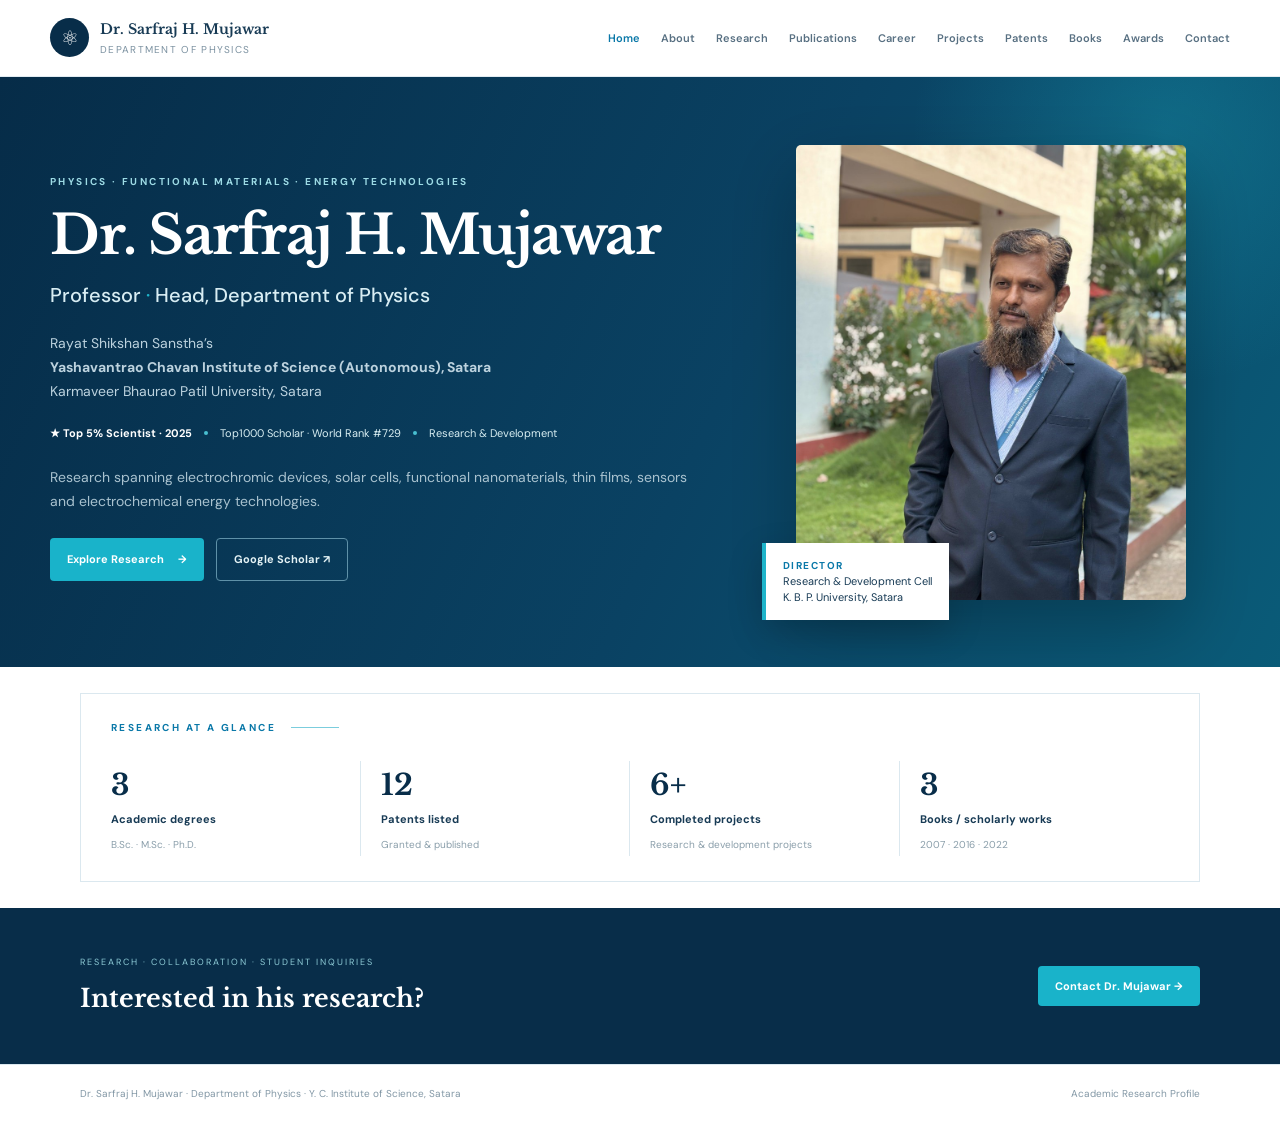
<file: index.html>
<!DOCTYPE html>
<html lang="en">
<head>
<meta charset="UTF-8"><meta name="viewport" content="width=device-width,initial-scale=1.0">
<meta name="description" content="Academic research profile of Dr. Sarfraj H. Mujawar, Professor and Head of Physics at Yashavantrao Chavan Institute of Science, Satara. Explore his publications, research projects, patents, books and work in functional materials and energy technologies.">
<meta name="robots" content="index, follow, max-image-preview:large">
<meta name="theme-color" content="#111b2e">
<meta property="og:type" content="profile">
<meta property="og:title" content="Dr. Sarfraj H. Mujawar | Physics & Materials Research">
<meta property="og:description" content="Academic research profile featuring publications, projects, patents, books and research in functional materials, thin films and energy technologies.">
<meta property="profile:first_name" content="Sarfraj">
<meta property="profile:last_name" content="Mujawar">
<meta name="twitter:card" content="summary">
<link rel="icon" type="image/svg+xml" href="assets/favicon.svg">
<title>Dr. Sarfraj H. Mujawar | Physics & Materials Research</title>
<link rel="preconnect" href="https://fonts.googleapis.com"><link rel="preconnect" href="https://fonts.gstatic.com" crossorigin>
<link href="https://fonts.googleapis.com/css2?family=DM+Sans:wght@400;500;600;700&family=Libre+Baskerville:wght@400;700&display=swap" rel="stylesheet">
<link rel="stylesheet" href="style.css">
<script type="application/ld+json">
{
  "@context": "https://schema.org",
  "@type": "Person",
  "name": "Dr. Sarfraj H. Mujawar",
  "honorificPrefix": "Dr.",
  "jobTitle": ["Professor", "Head, Department of Physics", "Director, Research and Development Cell"],
  "worksFor": [
    {
      "@type": "CollegeOrUniversity",
      "name": "Yashavantrao Chavan Institute of Science (Autonomous), Satara"
    },
    {
      "@type": "CollegeOrUniversity",
      "name": "Karmaveer Bhaurao Patil University, Satara"
    }
  ],
  "email": "sarfraj100@ycis.ac.in",
  "sameAs": [
    "https://scholar.google.com/citations?user=X9kpgDgAAAAJ&hl=en",
    "https://orcid.org/0000-0002-0388-7060",
    "https://www.sciencedirect.com/author/6505947201/sarfraj-h-mujawar"
  ],
  "knowsAbout": [
    "Functional nanomaterials",
    "Electrochromic devices",
    "Solar cells",
    "Thin films",
    "Gas sensors",
    "Supercapacitors",
    "Electrocatalysis",
    "Water splitting",
    "Energy materials"
  ]
}
</script>
</head>
<body>
<header class="site-header"><div class="nav-wrap">
<a class="brand" href="#home"><span class="brand-mark">⚛</span><span><strong>Dr. Sarfraj H. Mujawar</strong><small>Department of Physics</small></span></a>
<button class="menu-toggle" aria-label="Open navigation">☰</button>
<nav class="nav"><a class="active" href="#home">Home</a><a href="#about">About</a><a href="#research">Research</a><a href="#publications">Publications</a><a href="#career">Career</a><a href="#projects">Projects</a><a href="#patents">Patents</a><a href="#books">Books</a><a href="#awards">Awards</a><a href="#contact">Contact</a></nav>
</div></header>

<main>
<section class="hero" id="home"><div class="hero-glow"></div><div class="hero-inner">
<div class="hero-copy"><p class="eyebrow">PHYSICS · FUNCTIONAL MATERIALS · ENERGY TECHNOLOGIES</p>
<h1>Dr. Sarfraj H. Mujawar</h1><h2> Professor <span>·</span> Head, Department of Physics</h2>
<p class="institution">Rayat Shikshan Sanstha’s<br><b>Yashavantrao Chavan Institute of Science (Autonomous), Satara</b><br>Karmaveer Bhaurao Patil University, Satara</p>
<div class="recognition"><span>★ Top 5% Scientist · 2025</span><i></i><span>Top1000 Scholar · World Rank #729</span><i></i><span>Research & Development</span></div>
<p class="hero-text">Research spanning electrochromic devices, solar cells, functional nanomaterials, thin films, sensors and electrochemical energy technologies.</p>
<div class="hero-actions"><a class="btn primary" href="#research">Explore Research <span>→</span></a><a class="btn secondary" href="https://scholar.google.com/citations?user=X9kpgDgAAAAJ&hl=en" target="_blank" rel="noopener">Google Scholar ↗</a></div>
</div><div class="hero-photo"><img src="assets/professor-portrait.jpg" alt="Dr. Sarfraj H. Mujawar" width="960" height="1280" fetchpriority="high"><div class="photo-card"><b>Director</b><span>Research & Development Cell<br>K. B. P. University, Satara</span></div></div>
</div></section>

<section class="research-strip" id="research"><div class="container"><div class="section-heading"><span>Research Themes</span><em></em></div>
<div class="research-grid">
<article><div>01</div><h3>Functional<br>Nanomaterials</h3><p>Materials for energy and environmental applications.</p></article>
<article><div>02</div><h3>Solar Cells &<br>Thin Films</h3><p>DSSC, polymer solar cells and transparent conducting films.</p></article>
<article><div>03</div><h3>Electrochromic<br>Devices</h3><p>Electrochromism and niobium oxide thin films.</p></article>
<article><div>04</div><h3>Electrochemical<br>Energy</h3><p>Supercapacitor electrodes and related materials.</p></article>
<article><div>05</div><h3>Electrocatalysis<br>& OER</h3><p>Phosphate and layered-double-hydroxide based systems.</p></article>
<article><div>06</div><h3>Sensors &<br>Nanocomposites</h3><p>Gas sensing and multifunctional composite materials.</p></article>
</div></div></section>

<section class="section publications" id="publications"><div class="container"><div class="section-heading"><span>Publications</span><em></em></div>
<p class="section-intro">Research publications spanning electrochromic devices, thin films, solar cells, functional nanomaterials, sensors, supercapacitors, electrocatalysis, water splitting and related energy technologies. The publication record below combines the faculty publication list through 2024 with newer works indexed in ORCID and major scholarly databases.</p>
<div class="pub-summary"><div><strong>Research publication record</strong><span>Browse by publication year</span></div><div><strong>Google Scholar · Scopus · ORCID</strong><span>External profiles for the latest citation and indexing information</span></div></div>
<div class="pub-filters" role="tablist" aria-label="Filter publications by year"><button class="pub-filter active" data-filter="all">All</button><button class="pub-filter" data-filter="2026">2026</button><button class="pub-filter" data-filter="2025">2025</button><button class="pub-filter" data-filter="2024">2024</button><button class="pub-filter" data-filter="2023">2023</button><button class="pub-filter" data-filter="2022">2022</button><button class="pub-filter" data-filter="2021">2021</button><button class="pub-filter" data-filter="2020">2020</button><button class="pub-filter" data-filter="older">Older</button></div>
<div class="pub-list"><article class="pub-card" data-year="2026"><div class="pub-year">2026</div><div class="pub-body"><h3>The Advancement of the Electrochromic Supercapacitor Properties of Interface-Engineered Hybrid Polyaniline/Prussian Blue Thin-Film Electrodes</h3><p class="pub-journal"><b>Polymers 18(5), 583</b></p><p class="pub-authors">Suhas H. Sutar; Vinayak S. Jadhav; Dhanaji S. Dalavi; Supriya A. Patil; Sejoon Lee; Sangeun Cho; Deepak R. Patil; Nabeen K. Shrestha; Sarfraj H. Mujawar; Akbar I. Inamdar</p><a class="pub-link" href="https://doi.org/10.3390/polym18050583" target="_blank" rel="noopener">DOI ↗</a></div></article><article class="pub-card" data-year="2026"><div class="pub-year">2026</div><div class="pub-body"><h3>Achieving superior supercapacitor performance through synergistic integration of reduced graphene oxide and antimony-doped tin oxide nanostructures</h3><p class="pub-journal"><b>Journal of Power Sources 668 · 15 March 2026</b></p><p class="pub-authors">U. D. Babar; B. M. Babar; O. C. Pore; P. P. Chavan; S. H. Sutar; Sarfraj H. Mujawar; A. D. Chougale; A. M. Patil; S. C. Jun; E. Alhajri; N. R. Chodankar; P. D. Kamble</p></div></article><article class="pub-card" data-year="2026"><div class="pub-year">2026</div><div class="pub-body"><h3>Extrinsic Pseudocapacitive Ternary NiMoO₄-rGO@V₂O₅ Nanocomposite for Hybrid Supercapacitor</h3><p class="pub-journal"><b>Batteries &amp; Supercaps 9(2), 2026</b></p><p class="pub-authors">D. S. Sawant; co-authors; Sarfraj H. Mujawar; co-authors</p><a class="pub-link" href="https://doi.org/10.1002/batt.202500423" target="_blank" rel="noopener">DOI ↗</a></div></article><article class="pub-card" data-year="2026"><div class="pub-year">2026</div><div class="pub-body"><h3>Designing compositionally driven Cu-NiFe₂O₄ based electrodes for high-performance supercapacitors</h3><p class="pub-journal"><b>Journal of Energy Storage 155, Part B · 20 April 2026</b></p><p class="pub-authors">S. Ganiger; co-authors; Sarfraj H. Mujawar; co-authors</p></div></article><article class="pub-card" data-year="2025"><div class="pub-year">2025</div><div class="pub-body"><h3>Recent Progress of Vanadium Oxide and its Hybrid Composites-Based Electrochromic Supercapacitors: An Advanced Future Energy Storage Technology</h3><p class="pub-journal"><b>Small 21(50), e09336</b></p><p class="pub-authors">Akbar I. Inamdar; Supriya A. Patil; Sarfraj H. Mujawar; Amol S. Salunke; Suhas H. Sutar; Nabeen K. Shrestha; Sejoon Lee; Sangeun Cho</p><a class="pub-link" href="https://doi.org/10.1002/smll.202509336" target="_blank" rel="noopener">DOI ↗</a></div></article><article class="pub-card" data-year="2025"><div class="pub-year">2025</div><div class="pub-body"><h3>Polyol synthesized cuprous oxide microstructures as an efficient photocatalyst for dye degradation</h3><p class="pub-journal"><b>Interactions 246(1), 2025</b></p><p class="pub-authors">J. F. Bhaldar; T. S. Narale; Sarfraj H. Mujawar; G. P. Mane; B. B. Dhale; S. D. Jituri</p><a class="pub-link" href="https://doi.org/10.1007/s10751-025-02316-6" target="_blank" rel="noopener">DOI ↗</a></div></article><article class="pub-card" data-year="2025"><div class="pub-year">2025</div><div class="pub-body"><h3>Dual-functional LaFeO₃ perovskites via auto-combustion and hydrothermal methods for gas sensing and photocatalytic dye degradation</h3><p class="pub-journal"><b>Inorganic Chemistry Communications 182, Part 2 · December 2025</b></p><p class="pub-authors">S. S. Patil; co-authors; Sarfraj H. Mujawar; S. S. Suryavanshi</p></div></article><article class="pub-card" data-year="2025"><div class="pub-year">2025</div><div class="pub-body"><h3>Hydrothermally synthesized nickel cobalt layered double hydroxide for efficient oxygen evolution reaction and supercapacitor applications</h3><p class="pub-journal"><b>Journal of Physics and Chemistry of Solids 206 · November 2025</b></p><p class="pub-authors">P. S. Yadav; co-authors; Sarfraj H. Mujawar</p></div></article><article class="pub-card" data-year="2025"><div class="pub-year">2025</div><div class="pub-body"><h3>Dendrite like nanorod bundles of cobalt phosphate electrodes for efficient water splitting and energy storage applications</h3><p class="pub-journal"><b>Journal of Physics and Chemistry of Solids 205 · October 2025</b></p><p class="pub-authors">S. M. Nikam; co-authors; Sarfraj H. Mujawar</p></div></article><article class="pub-card" data-year="2025"><div class="pub-year">2025</div><div class="pub-body"><h3>Capacity and colour tunability of the electrochromic-supercapacitor electrode based on highly dense rGO-NiO composite nanoflakes</h3><p class="pub-journal"><b>Journal of Power Sources 644, 237089 · 15 July 2025</b></p><p class="pub-authors">S. H. Sutar; Sushama M. Nikam; Apparao A. Mane; Akbar I. Inamdar; Sarfraj H. Mujawar</p><a class="pub-link" href="https://doi.org/10.1016/j.jpowsour.2025.237089" target="_blank" rel="noopener">DOI ↗</a></div></article><article class="pub-card" data-year="2025"><div class="pub-year">2025</div><div class="pub-body"><h3>Binder free vanadium pentoxide by ammonium metavanadate for supercapacitor application</h3><p class="pub-journal"><b>Materials Science and Engineering: B 316 · June 2025</b></p><p class="pub-authors">P. G. Pawar; co-authors; Sarfraj H. Mujawar; S. Pawar</p></div></article><article class="pub-card" data-year="2025"><div class="pub-year">2025</div><div class="pub-body"><h3>Annealing-mediated tuning of sol-gel synthesized CoFe₂O₄ nanoparticles for supercapacitor</h3><p class="pub-journal"><b>Nanomaterials and Energy 14(1) · 4 March 2025</b></p><p class="pub-authors">S. R. Shingte; co-authors; Sarfraj H. Mujawar; P. B. Patil</p></div></article><article class="pub-card" data-year="2025"><div class="pub-year">2025</div><div class="pub-body"><h3>Development of binary rose-like CuCo₂O₄ nanoarchitecture via novel chemical route for electrochemical supercapacitor application</h3><p class="pub-journal"><b>Materials Science and Engineering: B 313 · March 2025</b></p><p class="pub-authors">V. A. Kadam; co-authors; Sarfraj H. Mujawar; L. D. Kadam</p></div></article><article class="pub-card" data-year="2025"><div class="pub-year">2025</div><div class="pub-body"><h3>Porous cauliflower-like nanoarchitectures of NiMn-layered double hydroxide as a promising electrode for oxygen evolution reaction and supercapacitor applications</h3><p class="pub-journal"><b>Electrochimica Acta 513 · 10 February 2025</b></p><p class="pub-authors">S. D. Jituri; co-authors; Sarfraj H. Mujawar</p></div></article><article class="pub-card" data-year="2025"><div class="pub-year">2025</div><div class="pub-body"><h3>Recent advances of spinel CuCo₂O₄ in different structural dimensions (0D–3D) for an electrochemical supercapacitor device: A short research review</h3><p class="pub-journal"><b>Journal of Alloys and Compounds 1010 · 5 January 2025</b></p><p class="pub-authors">V. A. Kadam; co-authors; Sarfraj H. Mujawar; L. D. Kadam</p></div></article><article class="pub-card" data-year="2024"><div class="pub-year">2024</div><div class="pub-body"><h3>Heterostructured NiMo-sulfide micro-pillar arrays for advanced alkaline electrocatalytic clean hydrogen production via overall water splitting</h3><p class="pub-journal"><b>Applied Surface Science 661, 160081</b></p><p class="pub-authors">Sarfraj H. Mujawar; Amol S. Salunke; Ramesh J. Deokate; Shrikrishna T. Salunke; Nabeen K. Shrestha; Hyunsik Im; Akbar I. Inamdar</p><a class="pub-link" href="https://doi.org/10.1016/j.apsusc.2024.160081" target="_blank" rel="noopener">DOI ↗</a></div></article><article class="pub-card" data-year="2024"><div class="pub-year">2024</div><div class="pub-body"><h3>Iron-hydroxide controlled by cobalt and aluminium as an advanced electrocatalysts for overall water splitting and its temperature dependence</h3><p class="pub-journal"><b>Journal of Alloys and Compounds 989, 174334</b></p><p class="pub-authors">Amol S. Salunke; Ramesh J. Deokate; Shrikrishna T. Salunke; Sarfraj H. Mujawar; Nabeen K. Shrestha; Hyunsik Im; Akbar I. Inamdar</p></div></article><article class="pub-card" data-year="2024"><div class="pub-year">2024</div><div class="pub-body"><h3>Electrochemical and Impedance Analysis of Nickel Oxide Nanoflakes-based Electrodes for Efficient Chromo Supercapacitors</h3><p class="pub-journal"><b>Electrochimica Acta, 144614</b></p><p class="pub-authors">Suhas H. Sutar; Sushant B. Patil; Love Bansal; Shivaji B. Sadale; Rajesh Kumar; Sarfraj H. Mujawar</p></div></article><article class="pub-card" data-year="2024"><div class="pub-year">2024</div><div class="pub-body"><h3>Carbon quantum dots decorated NiCo layered double hydroxide for electrochemical oxygen evolution reaction and supercapacitor application</h3><p class="pub-journal"><b>Journal of Materials Science: Materials in Electronics 35(15), 1037</b></p><p class="pub-authors">D. A. Wadkar; K. B. Jadhav; S. D. Jituri; S. H. Mujawar</p></div></article><article class="pub-card" data-year="2024"><div class="pub-year">2024</div><div class="pub-body"><h3>Enhanced Photodegradation of Methylene Blue Using Reusable Cobalt Ferrite Nanocomposites</h3><p class="pub-journal"><b>Science of Advanced Materials 16(5), 589–595</b></p><p class="pub-authors">Rupali Chavan; Sarfraj Mujawar; Vishal Dawkar; Vishalkumar More; Nilesh Pawar; Rahul Patil; Jyoti Jadhav; Jawed Mustafa; Basrat Jameel; Hasan M. H. Muhaisen; Ayeda Y. A. Mohammed; Ashok Chougale</p></div></article><article class="pub-card" data-year="2024"><div class="pub-year">2024</div><div class="pub-body"><h3>Robust and durable Li-ion batteries fabricated by using lead-free crystalline M₂NiMnO₆ (M = Eu, Gd, Tb) double perovskites</h3><p class="pub-journal"><b>CrystEngComm 26, 5421</b></p><p class="pub-authors">Kiran P. Shinde; Harish S. Chavan; Sarfraj H. Mujawar; Amol S. Salunke; Abu Talha Aqueel Ahmed; Nabeen K. Shrestha; Joon Sik Park; Hyunsik Im; Akbar I. Inamdar</p></div></article><article class="pub-card" data-year="2024"><div class="pub-year">2024</div><div class="pub-body"><h3>Electrodeposited Tungsten Trioxide (WO₃) Thin Films for Electrochromic Applications</h3><p class="pub-journal"><b>ChemSci Advances, 2024</b></p><p class="pub-authors">P. S. Chavan; P. S. Shedge; S. S. Deshmukh; R. R. Bhandalkar; S. H. Sutar; S. H. Mujawar</p></div></article><article class="pub-card" data-year="2023"><div class="pub-year">2023</div><div class="pub-body"><h3>Feasibility of nickel oxide as a smart electrochromic supercapacitor device: A review</h3><p class="pub-journal"><b>Journal of Energy Storage 73, 109035</b></p><p class="pub-authors">S. H. Sutar; B. M. Babar; K. B. Pisal; A. I. Inamdar; S. H. Mujawar</p></div></article><article class="pub-card" data-year="2023"><div class="pub-year">2023</div><div class="pub-body"><h3>V₂O₅-rGO based chemiresistive gas sensor for NO₂ detection</h3><p class="pub-journal"><b>Materials Science and Engineering: B 298, 116827</b></p><p class="pub-authors">B. M. Babar; S. H. Sutar; S. H. Mujawar; S. S. Patil; U. D. Babar; U. T. Pawar; P. M. Kadam; P. S. Patil; L. D. Kadam</p></div></article><article class="pub-card" data-year="2023"><div class="pub-year">2023</div><div class="pub-body"><h3>Chemically synthesized ZnFe₂O₄ electrodes for electrochemical oxygen evolution reaction and supercapacitor applications</h3><p class="pub-journal"><b>Journal of Materials Science: Materials in Electronics 34(27), 1842</b></p><p class="pub-authors">S. D. Jituri; R. P. Nikam; V. J. Mane; S. B. Shaikh; C. D. Lokhande; S. H. Mujawar</p></div></article><article class="pub-card" data-year="2023"><div class="pub-year">2023</div><div class="pub-body"><h3>Gel entrapped ZnO nanorods: An efficient and sustainable catalyst for the Claisen-Schmidt condensation reaction in aqueous hydrotropic media</h3><p class="pub-journal"><b>Molecular Catalysis 542, 113120</b></p><p class="pub-authors">S. R. Attar; A. C. Sapkal; C. S. Bagade; S. H. Mujawar; S. B. Kamble</p></div></article><article class="pub-card" data-year="2023"><div class="pub-year">2023</div><div class="pub-body"><h3>Supercapacitor performance of vanadium-doped nickel hydroxide microflowers synthesized using the chemical route</h3><p class="pub-journal"><b>Applied Physics A 129(2), 158</b></p><p class="pub-authors">D. B. Mane; O. C. Pore; D. S. Sawant; D. V. Rupnavar; R. V. Shejwal; S. H. Mujawar; L. D. Kadam; R. V. Dhekale; G. M. Lohar</p></div></article><article class="pub-card" data-year="2022"><div class="pub-year">2022</div><div class="pub-body"><h3>MoS₂ nanosheets as bifunctional electrode for oxygen evolution reaction and electrochemical supercapacitor</h3><p class="pub-journal"><b>International Journal of Energy Research 46(13), 18312–18327</b></p><p class="pub-authors">Komal B. Pisal; Bapuso M. Babar; Sarfraj H. Mujawar; Sawanta S. Mali; Chang Kook Hong; Shrikrishna D. Sartale; Laxman D. Kadam</p><a class="pub-link" href="https://doi.org/10.1002/er.8447" target="_blank" rel="noopener">DOI ↗</a></div></article><article class="pub-card" data-year="2022"><div class="pub-year">2022</div><div class="pub-body"><h3>Photoelectrochemical properties of nanoflake-like cadmium sulfide-sensitized Zn₂SnO₄ thin film electrodes prepared by chemical methods</h3><p class="pub-journal"><b>International Journal of Energy Research 46(12), 17706–17713</b></p><p class="pub-authors">Mahendra A. Patil; Harish P. Deshmukh; Pramod S. Patil; Sarfraj H. Mujawar; Hyunsik Im; Akbar I. Inamdar</p></div></article><article class="pub-card" data-year="2022"><div class="pub-year">2022</div><div class="pub-body"><h3>Structural, morphological and optical attributes of ZnO thin films deposited via spray pyrolysis process: Impact of molarity variation</h3><p class="pub-journal"><b>IOP Conference Series: Materials Science and Engineering 1258(1), 012012</b></p><p class="pub-authors">S. V. Nikam; B. T. Jadhav; S. M. Chivate; S. M. Nikam; S. H. Mujawar; A. P. Torane</p></div></article><article class="pub-card" data-year="2022"><div class="pub-year">2022</div><div class="pub-body"><h3>Effect of Pd sensitization on gas-sensing performance of vanadium pentoxide-reduced graphene oxide composite</h3><p class="pub-journal"><b>Journal of Materials Science: Materials in Electronics 33(25), 19884–19900</b></p><p class="pub-authors">B. M. Babar; S. H. Mujawar; P. V. Mane; P. M. Kadam; P. S. Patil; L. D. Kadam</p></div></article><article class="pub-card" data-year="2022"><div class="pub-year">2022</div><div class="pub-body"><h3>Effect of time and temperature on adsorption of persulphate ions for developing 2D nanosheets to 3D microflowers for development of γ nickel hydroxide and its supercapacitor applications</h3><p class="pub-journal"><b>Applied Physics A 128(7), 611</b></p><p class="pub-authors">D. B. Mane; O. C. Pore; R. K. Kamble; D. V. Rupnavar; S. H. Mujawar; L. D. Kadam; R. V. Dhekale; G. M. Lohar</p></div></article><article class="pub-card" data-year="2022"><div class="pub-year">2022</div><div class="pub-body"><h3>High stability Mn₂O₃/MnCO₃ microcubes synthesized by hydrothermal method for supercapacitor application</h3><p class="pub-journal"><b>Materials Science in Semiconductor Processing 143, 10655</b></p><p class="pub-authors">O. C. Pore; A. V. Fulari; S. H. Mujawar; R. V. Shejwal; V. J. Fulari; G. M. Lohar</p></div></article><article class="pub-card" data-year="2022"><div class="pub-year">2022</div><div class="pub-body"><h3>Electrodeposited bimetallic microporous MnCu oxide electrode as a highly stable electrocatalyst for oxygen evolution reaction</h3><p class="pub-journal"><b>International Journal of Energy Research 46(4), 5269–5279</b></p><p class="pub-authors">Ramesh J. Deokate; Harish S. Chavan; Suraj C. Bulakhe; Sachin B. Tanwade; Sarfraj H. Mujawar; Sawanta S. Mali; Chang Kook Hong; Hyunsik Im; Akbar I. Inamdar</p></div></article><article class="pub-card" data-year="2022"><div class="pub-year">2022</div><div class="pub-body"><h3>Hydrothermally Prepared Vanadium Oxide Nanostructures for Photocatalytic Application</h3><p class="pub-journal"><b>ES Energy &amp; Environment 15, 82–91</b></p><p class="pub-authors">Prakash M. Kadam; Pramod S. Patil; Bapuso M. Babar; Komal B. Pisal; Suhas H. Sutar; Sarfraj H. Mujawar; Laxman D. Kadam; Habib M. Pathan; Udayraj T. Pawar</p></div></article><article class="pub-card" data-year="2022"><div class="pub-year">2022</div><div class="pub-body"><h3>Concentration modulated vanadium oxide nanostructures for NO₂ gas sensing</h3><p class="pub-journal"><b>Sensors and Actuators B: Chemical 351, 130947</b></p><p class="pub-authors">B. M. Babar; K. B. Pisal; S. H. Mujawar; V. L. Patil; L. D. Kadam; U. T. Pawar; P. M. Kadam; P. S. Patil</p></div></article><article class="pub-card" data-year="2021"><div class="pub-year">2021</div><div class="pub-body"><h3>Overview of molybdenum disulfide based electrodes for supercapacitors: A short review</h3><p class="pub-journal"><b>Journal of Energy Storage 43, 103297</b></p><p class="pub-authors">K. B. Pisal; B. M. Babar; S. H. Mujawar; L. D. Kadam</p><a class="pub-link" href="https://doi.org/10.1016/j.est.2021.103297" target="_blank" rel="noopener">DOI ↗</a></div></article><article class="pub-card" data-year="2021"><div class="pub-year">2021</div><div class="pub-body"><h3>Effect of Annealing Temperature on Morphologies of Metal Organic Framework Derived NiFe₂O₄ for Supercapacitor Application</h3><p class="pub-journal"><b>Journal of Energy Storage 40, 102821</b></p><p class="pub-authors">P. D. Patil; S. R. Shingte; V. C. Karade; J. H. Kim; T. D. Dongale; S. H. Mujawar; A. M. Patil; P. B. Patil</p></div></article><article class="pub-card" data-year="2021"><div class="pub-year">2021</div><div class="pub-body"><h3>Synthesis and Characterization of Hydrothermally Prepared Molybdenum Disulfide for Supercapacitor Application</h3><p class="pub-journal"><b>Materials Today: Proceedings 43, 2707–2710</b></p><p class="pub-authors">K. B. Pisal; A. S. Thorat; S. S. Jagtap; P. K. Pagare; S. H. Mujawar; L. D. Kadam</p></div></article><article class="pub-card" data-year="2020"><div class="pub-year">2020</div><div class="pub-body"><h3>Fast Response and Highly Selective Nitrogen Dioxide Gas Sensor Based on Zinc Stannate Thin Films</h3><p class="pub-journal"><b>Materials Science for Energy Technologies 3, 36–42</b></p><p class="pub-authors">Sarfraj H. Mujawar; Mahendra A. Patil; Harish P. Deshmukh</p></div></article><article class="pub-card" data-year="2020"><div class="pub-year">2020</div><div class="pub-body"><h3>Chalcogenide Nanocomposite Electrodes Grown by Chemical Etching of Ni Foam as Electrocatalyst for Efficient Oxygen Evolution Reaction</h3><p class="pub-journal"><b>International Journal of Energy Research 44(2), 1233–1243</b></p><p class="pub-authors">Ramesh J. Deokate; Sarfraj H. Mujawar; Harish S. Chavan; Sawanta S. Mali; Chang Kook Hong; Hyunsik Im; Akbar I. Inamdar</p><a class="pub-link" href="https://doi.org/10.1002/er.5018" target="_blank" rel="noopener">DOI ↗</a></div></article><article class="pub-card" data-year="2020"><div class="pub-year">2020</div><div class="pub-body"><h3>Pulse Laser Deposited CoFeO₄ Thin Films as Supercapacitor Electrode</h3><p class="pub-journal"><b>RSC Advances 10(33), 19353–19359</b></p><p class="pub-authors">S. M. Nikam; A. Sharma; M. Rahaman; A. M. Teli; S. H. Mujawar; D. R. T. Zahn; P. S. Patil; S. C. Sahoo; G. Salvan; P. B. Patil</p></div></article><article class="pub-card" data-year="2020"><div class="pub-year">2020</div><div class="pub-body"><h3>Electrochromic Properties of Layered Nb₂O₅-WO₃ Thin Films</h3><p class="pub-journal"><b>Materials Today: Proceedings 23, 430–436</b></p><p class="pub-authors">S. H. Mujawar; B. B. Dhale; P. S. Patil</p></div></article><article class="pub-card" data-year="2018"><div class="pub-year">2018</div><div class="pub-body"><h3>Hydrothermal Synthesis of β-Ni(OH)₂ and its Supercapacitor Properties</h3><p class="pub-journal"><b>AIP Conference Proceedings 1942(1), 140059</b></p><p class="pub-authors">Suraj S. Waghmare; Prashant B. Patil; Shiva K. Baruva; Madhuri S. Rajput; Ramesh J. Deokate; Sarfraj H. Mujawar</p><a class="pub-link" href="https://doi.org/10.1063/1.5029190" target="_blank" rel="noopener">DOI ↗</a></div></article><article class="pub-card" data-year="2017"><div class="pub-year">2017</div><div class="pub-body"><h3>Enhanced NO₂ Response of Hydrothermally Grown Ti Doped WO₃ Nanostructures</h3><p class="pub-journal"><b>Journal of Materials Science: Materials in Electronics 28(2), 1612–1619</b></p><p class="pub-authors">V. B. Patil; N. L. Tarwal; S. H. Mujawar; I. S. Mulla; P. S. Walke; S. S. Suryavanshi</p><a class="pub-link" href="https://doi.org/10.1007/s10854-016-5702-z" target="_blank" rel="noopener">DOI ↗</a></div></article><article class="pub-card" data-year="2016"><div class="pub-year">2016</div><div class="pub-body"><h3>Electrochromic Properties of Copper Oxide (I) Thin Films</h3><p class="pub-journal"><b>Energy and Environment Focus 5(3), 195–199</b></p><p class="pub-authors">B. B. Dhale; S. H. Mujawar; H. P. Deshmukh; P. S. Patil</p></div></article><article class="pub-card" data-year="2016"><div class="pub-year">2016</div><div class="pub-body"><h3>Synthesis and Characterization of Zinc Stannate Thin Films by Spray Pyrolysis Technique</h3><p class="pub-journal"><b>Journal of Materials Science: Materials in Electronics, Special Issue, 1–6</b></p><p class="pub-authors">Mahendra A. Patil; Sarfraj H. Mujawar; Vinayak V. Ganbavle; Kesu Y. Rajpure; Harish P. Deshmukh</p></div></article><article class="pub-card" data-year="2015"><div class="pub-year">2015</div><div class="pub-body"><h3>The Preparation of Zinc Oxide Thin Films and Their Electrical and Optical Properties</h3><p class="pub-journal"><b>International Journal of Emerging Research in Management &amp; Technology 4, 207–212</b></p><p class="pub-authors">B. B. Dhale; S. H. Mujawar; H. P. Deshmukh; P. S. Patil</p></div></article><article class="pub-card" data-year="2014"><div class="pub-year">2014</div><div class="pub-body"><h3>Photoluminescence and Photo-electrochemical Properties of the Spray Deposited Copper Doped Zinc Oxide Thin Films</h3><p class="pub-journal"><b>Ceramics International 40, 7669–7677</b></p><p class="pub-authors">N. L. Tarwal; K. V. Gurav; S. H. Mujawar; S. B. Sadale; K. W. Nam; W. R. Bae; A. V. Moholkar; J. H. Kim; P. S. Patil; J. H. Jang</p><a class="pub-link" href="https://doi.org/10.1016/j.ceramint.2013.12.108" target="_blank" rel="noopener">DOI ↗</a></div></article><article class="pub-card" data-year="2012"><div class="pub-year">2012</div><div class="pub-body"><h3>Graphene Based Composites as a Counter Electrode for Dye-Sensitized Solar Cells</h3><p class="pub-journal"><b>Current Applied Physics 12, 49–53</b></p><p class="pub-authors">T. Battumur; Sarfraj H. Mujawar; Swapnil B. Ambade; Wonjee Lee; Sung-Hwan Han; Soo-Hyoung Lee</p><a class="pub-link" href="https://doi.org/10.1016/j.cap.2011.04.028" target="_blank" rel="noopener">DOI ↗</a></div></article><article class="pub-card" data-year="2011"><div class="pub-year">2011</div><div class="pub-body"><h3>The Influences of Complexing Agents on Growth of Zinc Oxide Thin Films from Zinc Acetate Bath and Associated Kinetic Parameters</h3><p class="pub-journal"><b>International Journal of Electrochemical Science 2, 797</b></p><p class="pub-authors">A. I. Inamdar; S. H. Mujawar; P. S. Patil</p></div></article><article class="pub-card" data-year="2011"><div class="pub-year">2011</div><div class="pub-body"><h3>Electropolymerization of Polyaniline on Titanium Oxide Nanotubes for Supercapacitor Application</h3><p class="pub-journal"><b>Electrochimica Acta 56, 4462–4466</b></p><p class="pub-authors">Sarfraj H. Mujawar; Swapnil B. Ambade; T. Battumur; Rohan B. Ambade; Soo-Hyoung Lee</p><a class="pub-link" href="https://doi.org/10.1016/j.electacta.2011.02.043" target="_blank" rel="noopener">DOI ↗</a></div></article><article class="pub-card" data-year="2010"><div class="pub-year">2010</div><div class="pub-body"><h3>High Efficiency Polymer Solar Cells via Sequential Inkjet-Printing of PEDOT:PSS and P3HT:PCBM Inks with Additives</h3><p class="pub-journal"><b>Organic Electronics 11, 1516</b></p><p class="pub-authors">Seung Hun Eom; Hanok Park; S. H. Mujawar; Sung Cheol Yoon; Seok-Soon Kim; Seok-In Na; Seok-Ju Kang; Dongyoon Khim; Dong-Yu Kim; Soo-Hyoung Lee</p><a class="pub-link" href="https://doi.org/10.1016/j.orgel.2010.06.007" target="_blank" rel="noopener">DOI ↗</a></div></article><article class="pub-card" data-year="2009"><div class="pub-year">2009</div><div class="pub-body"><h3>Enhanced Conversion Efficiency in Dye-Sensitized Solar Cells Based on Hydrothermally Synthesized TiO₂-MWCNT Nanocomposites</h3><p class="pub-journal"><b>ACS Applied Materials &amp; Interfaces 1, 2030</b></p><p class="pub-authors">Subas Muduli; Wonjoo Lee; Vivek Dhas; Sarfraj Mujawar; Megha Dubey; Vijayamohanan; Sung-Hwa Han; Satishchandra Ogale</p></div></article><article class="pub-card" data-year="2009"><div class="pub-year">2009</div><div class="pub-body"><h3>Structural, Morphological, Optical and Electrochromic Properties of Ti-Doped MoO₃ Thin Films</h3><p class="pub-journal"><b>Solar Energy Materials and Solar Cells 93, 183</b></p><p class="pub-authors">S. S. Mahajan; S. H. Mujawar; P. S. Shinde; A. I. Inamdar; P. S. Patil</p></div></article><article class="pub-card" data-year="2008"><div class="pub-year">2008</div><div class="pub-body"><h3>Concentration Dependent Structural, Optical and Electrochromic Properties of MoO₃ Thin Films</h3><p class="pub-journal"><b>International Journal of Electrochemical Science 3, 512</b></p><p class="pub-authors">S. S. Mahajan; S. H. Mujawar; P. S. Shinde; A. I. Inamdar; P. S. Patil</p></div></article><article class="pub-card" data-year="2008"><div class="pub-year">2008</div><div class="pub-body"><h3>The Effect of Bath Temperature on the Electrodeposition of Zinc Oxide Thin Films via an Acetate Medium</h3><p class="pub-journal"><b>Semiconductor Science and Technology 23, 245</b></p><p class="pub-authors">A. I. Inamdar; S. H. Mujawar; S. R. Barman; P. N. Bhosale; P. S. Patil</p></div></article><article class="pub-card" data-year="2008"><div class="pub-year">2008</div><div class="pub-body"><h3>Structural, Optical and Electrochromic Properties of Nb-Doped MoO₃ Thin Films</h3><p class="pub-journal"><b>Applied Surface Science 254, 5895</b></p><p class="pub-authors">S. S. Mahajan; S. H. Mujawar; P. S. Shinde; A. I. Inamdar; P. S. Patil</p></div></article><article class="pub-card" data-year="2008"><div class="pub-year">2008</div><div class="pub-body"><h3>Surfactant Mediated Growth of Nanostructured Zinc Oxide Thin Films Via Electrodeposition and Their Photoelectrochemical Performance</h3><p class="pub-journal"><b>Nanotechnology 19, 845</b></p><p class="pub-authors">A. I. Inamdar; S. H. Mujawar; V. Ganesan; P. S. Patil</p></div></article><article class="pub-card" data-year="2007"><div class="pub-year">2007</div><div class="pub-body"><h3>The Influences of Complexing Agents on Growth of Zinc Oxide Thin Films from Zinc Acetate Bath and Associated Kinetic Parameters</h3><p class="pub-journal"><b>International Journal of Electrochemical Science 2, 797</b></p><p class="pub-authors">A. I. Inamdar; S. H. Mujawar; P. S. Patil</p></div></article><article class="pub-card" data-year="2007"><div class="pub-year">2007</div><div class="pub-body"><h3>Spray Deposited Titanium Oxide Thin Films as Passive Counter Electrodes</h3><p class="pub-journal"><b>Electrochimica Acta 52, 3114</b></p><p class="pub-authors">P. S. Shinde; H. P. Deshmukh; S. H. Mujawar; A. I. Inamdar; P. S. Patil</p></div></article><article class="pub-card" data-year="2007"><div class="pub-year">2007</div><div class="pub-body"><h3>Effect of Post Annealing Treatment on Electrochromic Properties of Spray Deposited Niobium Oxide Thin Films</h3><p class="pub-journal"><b>Electrochimica Acta 52, 4899</b></p><p class="pub-authors">S. H. Mujawar; A. I. Inamdar; C. A. Betty; V. Ganesan; P. S. Patil</p></div></article><article class="pub-card" data-year="2007"><div class="pub-year">2007</div><div class="pub-body"><h3>Electrodeposited Zinc Oxide Thin Films: Nucleation and Growth Mechanism</h3><p class="pub-journal"><b>Solar Energy Materials and Solar Cells 91, 864</b></p><p class="pub-authors">A. I. Inamdar; S. H. Mujawar; S. B. Sadale; A. C. Sonavane; M. B. Shelar; P. S. Shinde; P. S. Patil</p></div></article><article class="pub-card" data-year="2007"><div class="pub-year">2007</div><div class="pub-body"><h3>Electrochemical Investigations on Spray Deposited Tin Oxide Thin Films</h3><p class="pub-journal"><b>Solar Energy Materials and Solar Cells 91, 256</b></p><p class="pub-authors">P. S. Patil; P. S. Chigare; S. B. Sadale; S. H. Mujawar; P. S. Shinde</p></div></article><article class="pub-card" data-year="2007"><div class="pub-year">2007</div><div class="pub-body"><h3>Synthesis of Electrochromic Tin Oxide Thin Films With Faster Response by Spray Pyrolysis</h3><p class="pub-journal"><b>Applied Surface Science 253, 129</b></p><p class="pub-authors">P. S. Patil; S. B. Sadale; S. H. Mujawar; P. S. Shinde; P. S. Chigare</p></div></article><article class="pub-card" data-year="2006"><div class="pub-year">2006</div><div class="pub-body"><h3>Structural, Optical and Electrochromic Properties of Nickel Oxide Thin Films Grown from Electrodeposited Nickel Sulphide</h3><p class="pub-journal"><b>Applied Surface Science 253, 9365</b></p><p class="pub-authors">M. M. Uplane; S. H. Mujawar; A. I. Inamdar; P. S. Shinde; A. C. Sonavane; P. S. Patil</p></div></article><article class="pub-card" data-year="2006"><div class="pub-year">2006</div><div class="pub-body"><h3>Effect of Film Thickness on Electrochromic Activity of Spray Deposited Iridium Oxide Thin Films</h3><p class="pub-journal"><b>Materials Chemistry and Physics 99, 101</b></p><p class="pub-authors">P. S. Patil; S. H. Mujawar; S. B. Sadale; H. P. Deshmukh; A. I. Inamdar</p></div></article><article class="pub-card" data-year="2005"><div class="pub-year">2005</div><div class="pub-body"><h3>Electrochromic Properties of Spray-Deposited Niobium Oxide Thin Films</h3><p class="pub-journal"><b>Solid State Ionics 177, 3333</b></p><p class="pub-authors">S. H. Mujawar; A. I. Inamdar; S. B. Patil; P. S. Patil</p></div></article><article class="pub-card" data-year="2005"><div class="pub-year">2005</div><div class="pub-body"><h3>Properties of Spray Deposited Niobium Oxide Thin Films</h3><p class="pub-journal"><b>Journal of Materials Science: Materials in Electronics 16, 35</b></p><p class="pub-authors">P. S. Patil; A. R. Patil; S. H. Mujawar; S. B. Sadale</p></div></article><article class="pub-card" data-year="2005"><div class="pub-year">2005</div><div class="pub-body"><h3>Electrochromic Properties of Spray Deposited TiO₂-Doped WO₃ Thin Films</h3><p class="pub-journal"><b>Applied Surface Science 250, 117</b></p><p class="pub-authors">P. S. Patil; S. H. Mujawar; A. I. Inamdar; S. B. Sadale</p></div></article><article class="pub-card" data-year="2005"><div class="pub-year">2005</div><div class="pub-body"><h3>Structural, Electrical and Optical Properties of TiO₂ Doped WO₃ Thin Films</h3><p class="pub-journal"><b>Applied Surface Science 252, 1643</b></p><p class="pub-authors">P. S. Patil; S. H. Mujawar; A. I. Inamdar; P. S. Shinde; H. P. Deshmukh; S. B. Sadale</p></div></article></div>
<div class="pub-actions"><a class="btn primary" href="https://scholar.google.com/citations?user=X9kpgDgAAAAJ&hl=en" target="_blank" rel="noopener">Google Scholar Profile ↗</a><a class="btn outline" href="https://orcid.org/0000-0002-0388-7060" target="_blank" rel="noopener">ORCID Record ↗</a><a class="btn outline" href="https://www.sciencedirect.com/author/6505947201/sarfraj-h-mujawar" target="_blank" rel="noopener">Scopus / ScienceDirect ↗</a></div>
<p class="publication-note">For the most current citation counts, indexing status and newly added works, please refer to the linked researcher profiles.</p></div></section>

<section class="glance"><div class="container glance-box"><div class="section-heading"><span>Research at a Glance</span><em></em></div><div class="stats">
<div><strong>3</strong><span>Academic degrees</span><small>B.Sc. · M.Sc. · Ph.D.</small></div><div><strong>12</strong><span>Patents listed</span><small>Granted & published</small></div><div><strong>6+</strong><span>Completed projects</span><small>Research & development projects</small></div><div><strong>3</strong><span>Books / scholarly works</span><small>2007 · 2016 · 2022</small></div>
</div></div></section>

<section class="section about" id="about"><div class="container two-col"><div><div class="section-heading"><span>About</span><em></em></div>
<p class="lead">Dr. Sarfraj H. Mujawar is a Professor and Head of the Department of Physics at Yashavantrao Chavan Institute of Science, Satara.</p>
<p>His academic and research journey includes doctoral work in electrochromic display devices, research on dye-sensitized solar cells at NCL Pune, and postdoctoral work on polymer solar cells at Chonbuk National University, South Korea.</p>
<p>His documented research and innovation activities include functional nanomaterials, solar-cell materials, transparent conducting films, electrochemical electrodes, sensors, electrocatalysis and related device applications.</p>
<p>He also serves as <b>Director, Research and Development Cell, K. B. P. University, Satara.</b></p>
</div><div class="about-photo"><img src="assets/professor-desk.jpg" alt="Dr. Mujawar in his office" width="1280" height="960" loading="lazy"><div class="photo-caption">Department of Physics · Y. C. Institute of Science, Satara</div></div></div></section>

<section class="section career" id="career"><div class="container"><div class="section-heading"><span>Education & Academic Career</span><em></em></div><div class="timeline">
<article><div class="year">2000</div><div><h3>Bachelor of Science — Physics</h3><p>Shivaji University</p></div></article>
<article><div class="year">2002</div><div><h3>Master of Science — Physics</h3><p>Shivaji University</p></div></article>
<article><div class="year">2002–2008</div><div><h3>Doctor of Philosophy — Physics</h3><p>Shivaji University, Kolhapur · Research focus: Electrochromic Display Devices</p></div></article>
<article><div class="year">2008–2009</div><div><h3>Research Associate — NCL, Pune</h3><p>Research focus: DSSC Solar Cells</p></div></article>
<article><div class="year">2009–2010</div><div><h3>Postdoctoral Fellowship — Chonbuk National University, South Korea</h3><p>Research focus: Polymer Solar Cells</p></div></article>
<article><div class="year">2010–2018</div><div><h3>Assistant Professor — Mahatma Phule Mahavidyalaya, Pimpri, Pune</h3><p>Rayat Shikshan Sanstha</p></div></article>
<article><div class="year">2018–Present</div><div><h3> Professor & Head — Department of Physics</h3><p>Yashavantrao Chavan Institute of Science, Satara</p></div></article>
</div></div></section>

<section class="section projects" id="projects"><div class="container"><div class="section-heading"><span>Completed Research Projects</span><em></em></div><p class="section-intro">Completed research projects spanning solar-cell materials, electrochemical systems, functional nanomaterials, thin films, sustainable nanotechnology and IoT-enabled applications.</p><div class="table-wrap"><table><thead><tr><th>Project</th><th>Duration</th><th>Funding</th><th>Agency</th></tr></thead><tbody>
<tr><td>Synthesis and Characterization of Functional Nanomaterials for Solar Cells</td><td>2015–2018</td><td>₹14.50 lakh</td><td>UGC, New Delhi</td></tr>
<tr><td>Electrochemical Approach Towards Fabrication of One Dimensional Architecture for Photo-electrochemical Solar Cells</td><td>2011–2013</td><td>₹3.00 lakh</td><td>BCUD, Pune University</td></tr>
<tr><td>Nano Tube/Graphene Based Transparent and Conducting Thin Films by Spray Pyrolysis Technique</td><td>2017–2019</td><td>₹2.00 lakh</td><td>BCUD, Pune University</td></tr>
<tr><td>Synthesis and Characterization Thin Films for Solar Cells Application</td><td>2018–2019</td><td>₹50,000</td><td>YCIS Satara</td></tr>
<tr><td>Green Synthesized Noble Metal Nanoparticles for Antifungal, Antimicrobial and Agricultural Application</td><td>2021–2022</td><td>₹2.00 lakh</td><td>YCIS Satara</td></tr>
<tr><td>IoT Platform for Strawberry Farming</td><td>2022–2024</td><td>₹50,000</td><td>YCIS Satara</td></tr>
</tbody></table></div></div></section>

<section class="section patents" id="patents"><div class="container"><div class="section-heading"><span>Patents & Innovation</span><em></em></div><div class="patent-grid">
<article><span>GRANTED · 2024</span><h3>Automated Fingerprint Taking Kit</h3><p>Patent No. 401078-001</p></article>
<article><span>GRANTED · 2024</span><h3>Modified Mixer Vessel Lid for Efficient Grinding</h3><p>Patent No. 401085-001</p></article>
<article><span>GRANTED · 2025</span><h3>Forest Animals Panic Sound Detector</h3><p>Patent No. 409602-001</p></article>
<article><span>GRANTED · 2024</span><h3>Automatic Dispenser</h3><p>Patent No. 419436-001</p></article>
<article><span>GRANTED · 2024</span><h3>Wildlife Trace Scanner</h3><p>Patent No. 419392-001</p></article>
<article><span>GRANTED · 2024</span><h3>LPG Gas Sensor</h3><p>Patent No. 421317-001</p></article>
<article><span>PUBLISHED · 2012</span><h3>Highly Efficient Dye-Sensitized Solar Cells Using TiO₂–MWCNT Nanocomposite</h3><p>US 2012/0012177 A1</p></article>
<article><span>PUBLISHED</span><h3>Lanthanum Strontium Manganite Doped Ammonium Zinc Phosphate Electrode for Supercapacitor Application</h3><p>202221069654</p></article>
<article><span>PUBLISHED</span><h3>Lanthanum Strontium Tungsten Nanoparticle Composite for NO₂ Gas Sensing</h3><p>202221070834</p></article>
<article><span>PUBLISHED</span><h3>MOF-Derived Cobalt Phosphate Synthesized by SILAR for OER</h3><p>202321090212</p></article>
<article><span>PUBLISHED</span><h3>Carbon Quantum Dot Decorated Nickel Cobalt LDH Electrocatalyst for OER</h3><p>202421002826</p></article>
<article><span>PUBLISHED</span><h3>Reduced Graphene Oxide–Nickel Oxide Nanoflakes Composite Electrode for Electrochromic Supercapacitor Application</h3><p>202421013237</p></article>
</div></div></section>

<section class="section books" id="books"><div class="container"><div class="section-heading"><span>Books & Scholarly Contributions</span><em></em></div><div class="book-grid">
<article><span>2007</span><h3>Electrochromism in Niobium Thin Films: A Status Review</h3><p>Dr. S. H. Mujawar and Dr. P. S. Patil · Research Signpost, Trivandrum</p></article>
<article><span>2016</span><h3>Electrochromism in Pristine and Doped Niobium Oxide Thin Films</h3><p>Dr. S. H. Mujawar and Dr. P. S. Patil · LAP Lambert Academic Publishing</p></article>
<article><span>2022</span><h3>Recent Trends in Materials for Advanced Technologies</h3><p>Dr. S. H. Mujawar · Aavishkar Publications, Pune</p></article>
</div></div></section>

<section class="section awards" id="awards"><div class="container"><div class="section-heading"><span>Awards & Professional Recognition</span><em></em></div><p class="section-intro">Selected academic, professional and research recognitions highlighting Dr. Mujawar’s contributions in physics, materials research and teaching.</p><div class="award-grid">
<article><b>2006</b><h3>Excellence in PhD Research Award</h3><p>Shivaji University, Kolhapur</p></article>
<article><b>2007</b><h3>Senior Research Fellow (SRF)</h3><p>CSIR, New Delhi</p></article>
<article><b>2008</b><h3>Selected as Project Scientist</h3><p>Indian Institute of Technology Kanpur</p></article>
<article><b>2008</b><h3>Project Associate</h3><p>National Chemical Laboratory, Pune</p></article>
<article><b>2009</b><h3>University Postdoctoral Fellow</h3><p>Chonbuk National University, South Korea</p></article>
<article><b>2003</b><h3>Associate Member, Institute of Physics</h3><p>Admitted as an Associate Member following the Council meeting in December 2003.</p></article>
<article><b>2025</b><h3>Top 5% Scientist</h3><p>Recognised among the World’s Top 5% Scientists in the 2025 SciRank Global Registry.</p></article>
<article><b>2026</b><h3>Top1000 Scholar — World Rank #729</h3><p>Transition Metal Oxide Nanomaterials · 2021–2025 impact window · India Rank #103 · Top 6.1% percentile.</p></article>
<article><b>2025–2026</b><h3>Badge of Honour — Best Teacher (Senior)</h3><p>Recognised at the Annual Prize Distribution Ceremony of Yashavantrao Chavan Institute of Science, Satara.</p></article>
<article><b>2025–2026</b><h3>Research Mentorship — Aavishkar</h3><p>Guided a postgraduate research project on BTO-embedded PVDF nonwoven mats for scalable piezoelectric nanogenerators, presented at the 18th Maharashtra State Inter-University Research Convention.</p></article>
<article><b>2024–2025</b><h3>Research Mentorship — Aavishkar</h3><p>Guided a postgraduate research project on polyol-synthesized cuprous oxide nanoparticles for photocatalytic dye degradation, presented at the 17th Maharashtra State Inter-University Research Convention.</p></article>
</div>
</div></div></section>

<section class="cta"><div class="container"><div><span>RESEARCH · COLLABORATION · STUDENT INQUIRIES</span><h2>Interested in his research?</h2></div><a class="btn primary" href="mailto:sarfraj100@ycis.ac.in">Contact Dr. Mujawar →</a></div></section>

<section class="section contact" id="contact"><div class="container contact-grid"><div><div class="section-heading"><span>Contact</span><em></em></div><h2>Dr. Sarfraj H. Mujawar</h2><p><b> Professor & Head, Department of Physics</b><br>Rayat Shikshan Sanstha’s<br>Yashavantrao Chavan Institute of Science (Autonomous)<br>Karmaveer Bhaurao Patil University, Satara<br>Maharashtra, India</p><p class="director">Director, Research and Development Cell<br>K. B. P. University, Satara</p></div><div class="contact-links"><a href="mailto:sarfraj100@ycis.ac.in">sarfraj100@ycis.ac.in ↗</a><a href="https://scholar.google.com/citations?user=X9kpgDgAAAAJ&hl=en" target="_blank" rel="noopener">Google Scholar ↗</a><p></p></div></div></section>
</main>
<footer><div class="container"><span>Dr. Sarfraj H. Mujawar · Department of Physics · Y. C. Institute of Science, Satara</span><span>Academic Research Profile</span></div></footer>
<script>document.querySelectorAll('.pub-filter').forEach(btn=>btn.addEventListener('click',()=>{document.querySelectorAll('.pub-filter').forEach(b=>b.classList.remove('active'));btn.classList.add('active');const f=btn.dataset.filter;document.querySelectorAll('.pub-card').forEach(card=>{const y=Number(card.dataset.year);const show=f==='all'||(f==='older'?y<=2019:String(y)===f);card.style.display=show?'grid':'none';});}));</script>
<script src="script.js"></script>
</body></html>
</file>
<file: style.css>
:root{--navy:#082d49;--blue:#0a78a8;--cyan:#1eb4ca;--ink:#183b55;--muted:#667f91;--line:#dbe8ef;--soft:#f5fafc;--white:#fff}*{box-sizing:border-box}html{scroll-behavior:smooth}body{margin:0;color:var(--ink);font-family:"DM Sans",sans-serif;background:#fff;line-height:1.7}a{text-decoration:none;color:inherit}.container{width:min(1120px,92%);margin:auto}.site-header{position:sticky;top:0;z-index:20;background:rgba(255,255,255,.94);backdrop-filter:blur(12px);border-bottom:1px solid rgba(219,232,239,.8)}.nav-wrap{width:min(1180px,94%);margin:auto;display:flex;align-items:center;justify-content:space-between;min-height:76px}.brand{display:flex;align-items:center;gap:11px}.brand-mark{width:39px;height:39px;border-radius:50%;display:grid;place-items:center;background:var(--navy);color:#fff;font-size:20px}.brand strong{display:block;font-family:"Libre Baskerville";font-size:14px}.brand small{display:block;color:#7b91a0;font-size:10px;letter-spacing:1.3px;text-transform:uppercase}.nav{display:flex;gap:21px;align-items:center}.nav a{font-size:11px;color:#587082;font-weight:600}.nav a:hover,.nav a.active{color:var(--blue)}.menu-toggle{display:none;border:0;background:none;font-size:25px;color:var(--navy)}.hero{background:linear-gradient(115deg,#062c48 0%,#0a4263 56%,#0a5b78 100%);color:#fff;position:relative;overflow:hidden}.hero-glow{position:absolute;width:550px;height:550px;border-radius:50%;right:-160px;top:-220px;background:radial-gradient(circle,rgba(30,180,202,.28),transparent 65%)}.hero-inner{width:min(1180px,94%);margin:auto;min-height:590px;display:grid;grid-template-columns:1.15fr .85fr;align-items:center;gap:55px}.eyebrow{font-size:10px;letter-spacing:2.4px;color:#9ddbe5;font-weight:700}.hero h1{font-family:"Libre Baskerville";font-size:clamp(36px,5vw,63px);line-height:1.13;margin:15px 0 12px;letter-spacing:-2px}.hero h2{font-size:20px;font-weight:500;margin:0;color:#d8edf3}.hero h2 span{color:var(--cyan)}.institution{font-size:14px;color:#bcd2de;margin:20px 0}.recognition{display:flex;flex-wrap:wrap;gap:12px;align-items:center;color:#d8eef2;font-size:11px}.recognition span:first-child{color:#fff;font-weight:700}.recognition i{height:4px;width:4px;background:#48bfd0;border-radius:50%}.hero-text{max-width:670px;color:#a9c2cf;font-size:14px;margin:24px 0}.hero-actions{display:flex;gap:12px;flex-wrap:wrap}.btn{display:inline-flex;gap:14px;align-items:center;padding:11px 17px;border-radius:4px;font-size:11px;font-weight:700}.btn.primary{background:#19b3ca;color:#fff}.btn.secondary{border:1px solid #5f91a8;color:#e4f2f5}.hero-photo{position:relative;display:flex;justify-content:center}.hero-photo>img{width:min(390px,100%);height:455px;object-fit:cover;border-radius:5px;filter:saturate(.9);box-shadow:0 25px 70px rgba(0,0,0,.25)}.photo-card{position:absolute;bottom:-20px;left:10px;background:#fff;color:var(--ink);padding:14px 17px;border-left:4px solid var(--cyan);box-shadow:0 12px 35px rgba(0,0,0,.18);font-size:11px}.photo-card b{display:block;color:var(--blue);font-size:10px;letter-spacing:1.5px;text-transform:uppercase}.photo-card span{display:block;line-height:1.45}.section{padding:78px 0}.section-heading{display:flex;align-items:center;gap:15px;margin-bottom:25px}.section-heading span{font-size:10px;letter-spacing:2.4px;text-transform:uppercase;font-weight:700;color:var(--blue)}.section-heading em{height:1px;width:48px;background:#7bcddd}.research-strip{padding:55px 0;background:#f7fbfd}.research-grid{display:grid;grid-template-columns:repeat(6,1fr);gap:12px}.research-grid article{background:#fff;border:1px solid var(--line);padding:19px 15px;min-height:190px;transition:.25s}.research-grid article:hover{transform:translateY(-4px);box-shadow:0 15px 30px rgba(13,66,94,.08)}.research-grid article>div{color:#86a5b5;font-size:10px;font-weight:700;letter-spacing:1px}.research-grid h3{font-family:"Libre Baskerville";font-size:14px;line-height:1.45;margin:18px 0 8px;color:#214b69}.research-grid p{font-size:11px;color:var(--muted);line-height:1.55}.publications{background:#fff}.pub-list{display:grid;grid-template-columns:1fr 1fr;gap:14px}.pub-list article{display:grid;grid-template-columns:58px 1fr;gap:16px;border:1px solid var(--line);padding:20px;background:#fff;border-radius:4px}.pub-list article:hover{box-shadow:0 12px 28px rgba(13,66,94,.07);transform:translateY(-2px);transition:.2s}.pub-year{font-size:10px;color:var(--blue);font-weight:700;letter-spacing:1px;padding-top:3px}.pub-list h3{font-family:"Libre Baskerville";font-size:14px;line-height:1.5;color:#214b69;margin:0 0 7px}.pub-list p{font-size:11px;color:var(--muted);line-height:1.5;margin:3px 0}.pub-list .pub-authors{font-size:10px}.pub-list a{display:inline-block;margin-top:7px;color:var(--blue);font-size:10px;font-weight:700}.pub-actions{display:flex;gap:10px;margin-top:22px;flex-wrap:wrap}.btn.outline{border:1px solid var(--line);color:var(--blue);background:#fff}.btn.outline:hover{border-color:#9bcbd6}
.glance{padding:26px 0;background:#fff}.glance-box{border:1px solid var(--line);padding:25px 30px}.stats{display:grid;grid-template-columns:repeat(4,1fr);gap:20px}.stats div{border-right:1px solid var(--line)}.stats div:last-child{border:0}.stats strong{display:block;font-family:"Libre Baskerville";font-size:29px;color:var(--navy)}.stats span{display:block;font-size:11px;font-weight:700}.stats small{color:#8a9eaa;font-size:10px}.two-col{display:grid;grid-template-columns:1.15fr .85fr;gap:70px;align-items:center}.about{background:#fff}.about p{color:var(--muted);font-size:14px}.about .lead{font-family:"Libre Baskerville";font-size:19px;line-height:1.65;color:#31566f}.about-photo img{width:100%;height:400px;object-fit:cover}.photo-caption{font-size:10px;color:#78909f;padding:8px 0;border-bottom:1px solid var(--line)}.career{background:var(--soft)}.timeline{max-width:920px}.timeline article{display:grid;grid-template-columns:130px 1fr;gap:28px;border-bottom:1px solid var(--line);padding:19px 0}.timeline article:last-child{border:0}.year{font-size:11px;color:var(--blue);font-weight:700}.timeline h3{font-family:"Libre Baskerville";font-size:15px;margin:0 0 3px}.timeline p{font-size:12px;color:var(--muted);margin:0}.section-intro{font-size:13px;color:var(--muted);margin-top:-10px}.table-wrap{overflow:auto;border:1px solid var(--line);border-radius:5px}.table-wrap table{border-collapse:collapse;width:100%;min-width:820px}.table-wrap th{background:var(--navy);color:#fff;text-align:left;padding:14px;font-size:10px;text-transform:uppercase;letter-spacing:1px}.table-wrap td{padding:14px;border-bottom:1px solid var(--line);font-size:12px;color:#5e7585;vertical-align:top}.table-wrap tr:last-child td{border:0}.table-wrap tr:hover td{background:#f8fcfd}.patents{background:#f7fbfd}.patent-grid,.book-grid,.award-grid{display:grid;grid-template-columns:repeat(3,1fr);gap:15px}.patent-grid article,.book-grid article,.award-grid article{background:#fff;border:1px solid var(--line);padding:20px;border-radius:4px}.patent-grid span,.book-grid span,.award-grid b{font-size:9px;letter-spacing:1.4px;color:var(--blue);font-weight:700}.patent-grid h3,.book-grid h3,.award-grid h3{font-family:"Libre Baskerville";font-size:14px;line-height:1.55;margin:8px 0}.patent-grid p,.book-grid p,.award-grid p{font-size:11px;color:var(--muted);margin:0}.books{background:#fff}.awards{background:#f7fbfd}.cta{background:var(--navy);color:#fff;padding:38px 0}.cta .container{display:flex;align-items:center;justify-content:space-between;gap:30px}.cta span{font-size:9px;letter-spacing:2px;color:#8ecbd6}.cta h2{font-family:"Libre Baskerville";margin:5px 0;font-size:25px}.contact-grid{display:grid;grid-template-columns:1fr 1fr;gap:80px}.contact h2{font-family:"Libre Baskerville"}.contact p{font-size:13px;color:var(--muted)}.director{color:#315b75!important;font-weight:600}.contact-links{display:flex;flex-direction:column;gap:15px;padding-top:30px}.contact-links a{font-family:"Libre Baskerville";font-size:17px;color:var(--blue)}.contact-links p{font-size:11px}.contact{background:#fff}footer{border-top:1px solid var(--line);padding:20px 0;color:#8297a5;font-size:10px}footer .container{display:flex;justify-content:space-between;gap:20px}
@media(max-width:950px){.nav{gap:12px}.pub-list{grid-template-columns:1fr}.research-grid{grid-template-columns:repeat(3,1fr)}.hero-inner{grid-template-columns:1fr 360px}.hero-photo>img{height:420px}.patent-grid,.book-grid,.award-grid{grid-template-columns:repeat(2,1fr)}}
@media(max-width:760px){.nav{display:none;position:absolute;top:76px;left:0;right:0;background:#fff;border-bottom:1px solid var(--line);padding:15px 4%;flex-direction:column;align-items:flex-start}.nav.open{display:flex}.menu-toggle{display:block}.hero-inner,.two-col,.contact-grid{grid-template-columns:1fr}.hero-inner{padding:65px 0 85px}.hero-photo{order:-1;justify-content:flex-start}.hero-photo>img{width:260px;height:320px}.photo-card{left:145px}.research-grid{grid-template-columns:repeat(2,1fr)}.stats{grid-template-columns:repeat(2,1fr)}.stats div:nth-child(2){border:0}.patent-grid,.book-grid,.award-grid{grid-template-columns:1fr}.timeline article{grid-template-columns:1fr;gap:3px}.cta .container,footer .container{flex-direction:column;align-items:flex-start}.section{padding:60px 0}.glance-box{padding:22px 18px}}
.profile-highlights{display:grid;grid-template-columns:1fr 1fr;gap:14px;margin-top:24px}
.profile-highlights>div{padding:16px 18px;border:1px solid rgba(22,70,82,.12);border-radius:14px;background:rgba(255,255,255,.58)}
.profile-highlights span{display:block;font-size:.72rem;letter-spacing:.12em;text-transform:uppercase;color:#668087;margin-bottom:7px}
.profile-highlights b{display:block;font-size:.92rem;line-height:1.45;color:#18353d}
.profile-note{background:#f5f8f7}
.profile-note-box{display:grid;grid-template-columns:1.5fr 1fr;gap:45px;align-items:center;padding:55px 0}
.profile-note-box>div:first-child>span{font-size:.75rem;letter-spacing:.14em;color:#5d7b82;font-weight:700}
.profile-note-box h2{font-family:'Libre Baskerville',serif;font-size:clamp(1.7rem,3vw,2.5rem);line-height:1.25;margin:12px 0 16px;color:#173943}
.profile-note-box p{max-width:720px;color:#506970;line-height:1.8}
.profile-tags{display:flex;flex-wrap:wrap;gap:10px;justify-content:flex-end}
.profile-tags span{padding:10px 14px;border-radius:999px;background:#fff;border:1px solid rgba(22,70,82,.14);color:#2d5c65;font-size:.86rem}
@media(max-width:800px){.profile-highlights{grid-template-columns:1fr}.profile-note-box{grid-template-columns:1fr;gap:25px}.profile-tags{justify-content:flex-start}}

/* Publication library */
.pub-summary{display:grid;grid-template-columns:1fr 1fr;gap:14px;margin:24px 0 18px}
.pub-summary>div{padding:18px 20px;background:linear-gradient(135deg,#f7fbfc,#fff);border:1px solid var(--line);border-radius:8px}
.pub-summary strong{display:block;color:var(--navy);font-size:14px;margin-bottom:5px}
.pub-summary span{font-size:11px;color:var(--muted)}
.pub-filters{display:flex;flex-wrap:wrap;gap:8px;margin:18px 0 22px}
.pub-filter{appearance:none;border:1px solid var(--line);background:#fff;color:var(--navy);padding:8px 13px;border-radius:999px;font:600 11px var(--sans);cursor:pointer;transition:.2s ease}
.pub-filter:hover,.pub-filter.active{background:var(--navy);color:#fff;border-color:var(--navy)}
.pub-list{display:grid;gap:12px}
.pub-card{display:grid;grid-template-columns:72px 1fr;gap:18px;padding:19px 20px;background:#fff;border:1px solid var(--line);border-radius:8px;box-shadow:0 6px 20px rgba(13,66,94,.035);align-items:start}
.pub-card[style*="display: none"]{display:none!important}
.pub-year{font:700 18px var(--serif);color:var(--teal);padding-top:2px}
.pub-body h3{font:700 15px/1.45 var(--serif);color:var(--navy);margin:0 0 7px}
.pub-journal{font-size:12px;color:var(--ink);margin:0 0 7px}
.pub-journal b{font-weight:700}
.pub-authors{font-size:11px;line-height:1.55;color:var(--muted);margin:0 0 8px}
.pub-link{display:inline-block;font-size:10px;font-weight:700;letter-spacing:.5px;color:var(--teal);text-decoration:none;border-bottom:1px solid rgba(20,124,133,.3);padding-bottom:2px}
.pub-link:hover{color:var(--navy)}
.publication-note{margin-top:18px;font-size:10px;line-height:1.6;color:var(--muted)}
@media(max-width:760px){.pub-summary{grid-template-columns:1fr}.pub-card{grid-template-columns:1fr;gap:5px;padding:16px}.pub-year{font-size:14px}.pub-body h3{font-size:14px}}

/* Final responsive image and layout refinements */
.hero-photo>img{display:block;object-position:center 24%;}
.about-photo img{display:block;border-radius:5px;object-position:center 35%;}
.hero-copy,.hero-photo,.about-photo{min-width:0;}
img{max-width:100%;}
@media(max-width:950px){
  .hero-inner{gap:32px;}
  .hero-photo>img{width:100%;max-width:360px;height:420px;}
  .two-col{gap:38px;}
  .about-photo img{height:clamp(280px,42vw,380px);}
}
@media(max-width:760px){
  .nav-wrap{min-height:68px;}
  .brand strong{font-size:12px;}
  .brand small{font-size:9px;letter-spacing:.9px;}
  .nav{top:68px;max-height:calc(100vh - 68px);overflow-y:auto;}
  .hero-inner{min-height:0;padding:38px 0 72px;gap:34px;}
  .hero-photo{order:-1;justify-content:center;width:100%;}
  .hero-photo>img{width:min(270px,78vw);height:auto;aspect-ratio:3/4;object-fit:cover;object-position:center 22%;}
  .photo-card{left:calc(50% + 5px);bottom:-20px;max-width:calc(50% - 8px);padding:11px 12px;}
  .photo-card span{font-size:10px;}
  .hero h1{font-size:clamp(34px,9vw,48px);letter-spacing:-1.2px;overflow-wrap:anywhere;}
  .hero h2{font-size:17px;}
  .hero-text{font-size:13px;}
  .hero-actions{gap:9px;}
  .btn{max-width:100%;}
  .two-col{gap:26px;}
  .about-photo img{height:auto;aspect-ratio:4/3;object-fit:cover;object-position:center 35%;}
  .research-grid{gap:9px;}
  .research-grid article{padding:15px 12px;min-height:0;}
  .research-grid h3{font-size:13px;margin:12px 0 6px;}
  .research-grid p{font-size:11px;}
  .stats{gap:14px;}
  .stats strong{font-size:24px;}
  .pub-filters{gap:6px;}
  .pub-filter{padding:7px 10px;}
  .table-wrap{max-width:100%;}
  .contact-grid{gap:25px;}
}
@media(max-width:420px){
  .container{width:90%;}
  .nav-wrap{width:90%;}
  .hero-inner{width:90%;}
  .hero-photo>img{width:min(245px,76vw);}
  .photo-card{left:calc(50% + 2px);max-width:calc(50% - 4px);font-size:10px;}
  .recognition{gap:8px;font-size:10px;}
  .research-grid{grid-template-columns:1fr 1fr;}
  .profile-highlights{grid-template-columns:1fr;}
  .glance-box{padding:18px 14px;}
} 
/* Tab navigation */
main > section[hidden] {
  display: none !important;
}

main > section:not([hidden]) {
  animation: tabFadeIn .22s ease;
}

@keyframes tabFadeIn {
  from {
    opacity: 0;
    transform: translateY(5px);
  }
  to {
    opacity: 1;
    transform: translateY(0);
  }
}

/* Keep the professor's name on one line on desktop */
@media (min-width: 761px) {
  .hero h1 {
    white-space: nowrap;
    font-size: clamp(32px, 4.4vw, 54px);
    letter-spacing: -1.5px;
  }
}

@media (max-width: 760px) {
  .hero h1 {
    white-space: normal;
    overflow-wrap: anywhere;
  }
}
</file>
